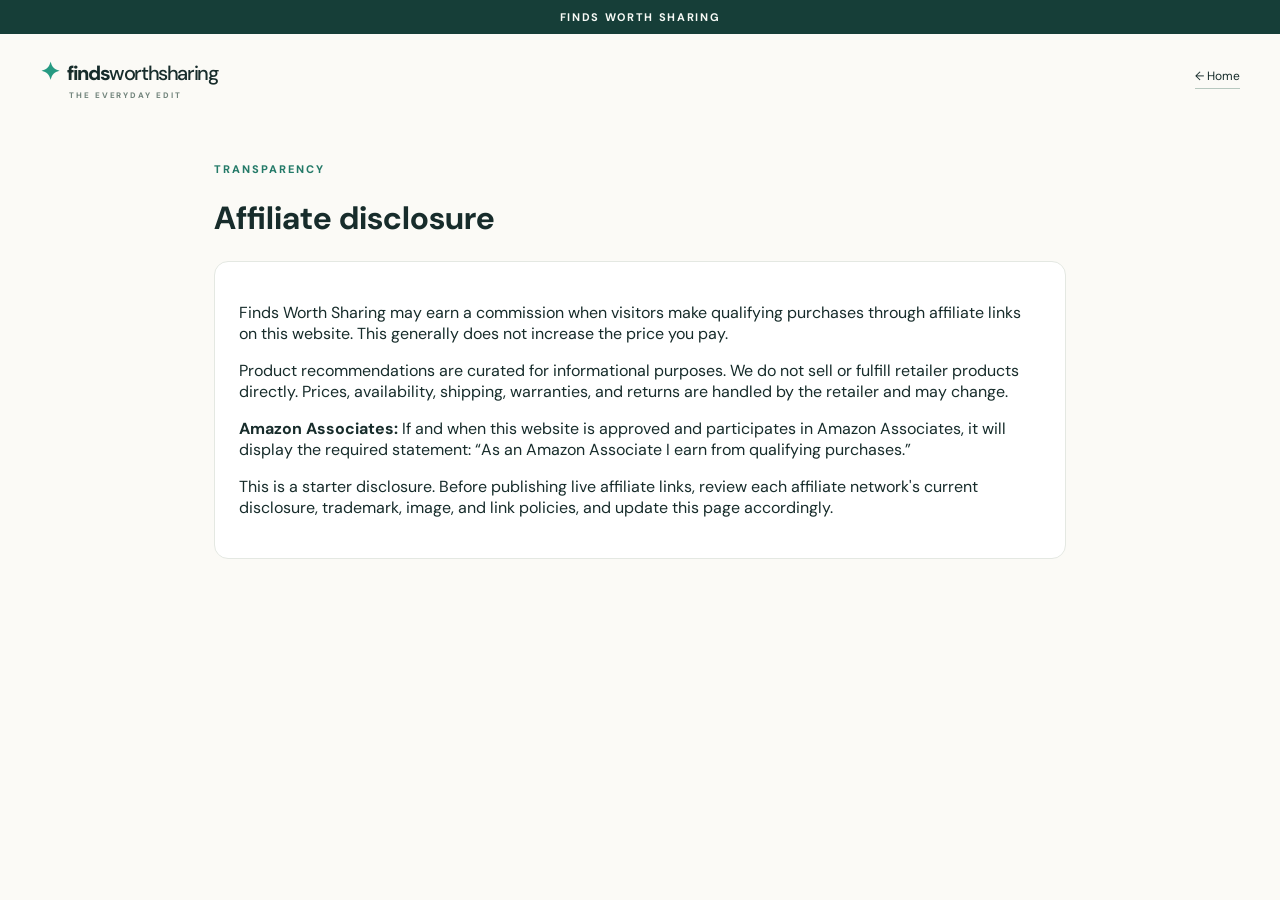
<file: disclosure.html>
<!doctype html><html lang="en"><head><meta charset="utf-8"><meta name="viewport" content="width=device-width,initial-scale=1"><title>Affiliate Disclosure | Finds Worth Sharing</title><link rel="stylesheet" href="styles.css"></head><body><div class="notice">Finds Worth Sharing</div><header class="site-header"><a class="logo" href="index.html"><span class="logo-mark">✦</span> finds<span>worthsharing</span><small>THE EVERYDAY EDIT</small></a><a class="admin-link" href="index.html">← Home</a></header><main class="inner"><div class="eyebrow">TRANSPARENCY</div><h1>Affiliate disclosure</h1><div class="panel"><p>Finds Worth Sharing may earn a commission when visitors make qualifying purchases through affiliate links on this website. This generally does not increase the price you pay.</p><p>Product recommendations are curated for informational purposes. We do not sell or fulfill retailer products directly. Prices, availability, shipping, warranties, and returns are handled by the retailer and may change.</p><p><strong>Amazon Associates:</strong> If and when this website is approved and participates in Amazon Associates, it will display the required statement: “As an Amazon Associate I earn from qualifying purchases.”</p><p>This is a starter disclosure. Before publishing live affiliate links, review each affiliate network's current disclosure, trademark, image, and link policies, and update this page accordingly.</p></div></main></body></html>
</file>
<file: styles.css>
@import url('https://fonts.googleapis.com/css2?family=DM+Sans:wght@400;500;600;700;800&family=Manrope:wght@400;500;600;700;800&display=swap');:root{--ink:#172c2b;--muted:#61706c;--mint:#d7f2e7;--teal:#155e52;--cream:#fbfaf6;--line:#e4e8e2;--coral:#f8b9a6}*{box-sizing:border-box}html{scroll-behavior:smooth}body{margin:0;background:var(--cream);color:var(--ink);font-family:'DM Sans',Arial,sans-serif}a{color:inherit;text-decoration:none}button,input,select,textarea{font:inherit}button{cursor:pointer}.notice{background:#163e38;color:#f7faf6;text-align:center;padding:10px;font-size:11px;letter-spacing:.15em;text-transform:uppercase;font-weight:700}.site-header{max-width:1260px;margin:auto;padding:22px 30px;display:flex;align-items:center;justify-content:space-between;gap:20px}.logo{font-weight:800;font-size:20px;letter-spacing:-.07em;position:relative}.logo span:not(.logo-mark){font-weight:500}.logo-mark{color:#269a82;margin-right:5px;font-size:24px}.logo small{display:block;letter-spacing:.24em;font-size:8px;color:#72847c;margin-left:29px;margin-top:3px}.site-header nav{display:flex;gap:32px;font-size:13px;font-weight:700}.site-header nav a:hover,.admin-link:hover{color:#1c947e}.admin-link{font-size:12px;border-bottom:1px solid #b7c8bf;padding-bottom:4px}.hero{background:#e6f2e9;min-height:490px;display:grid;grid-template-columns:1fr 1fr;overflow:hidden}.hero-content{padding:75px max(30px,calc((100vw - 1200px)/2)) 75px max(30px,calc((100vw - 1200px)/2));padding-right:25px;z-index:1}.eyebrow{color:#247a68;font-size:11px;font-weight:800;letter-spacing:.18em;margin-bottom:18px}.hero h1,.section h2,.about h2{font-family:Manrope,Arial,sans-serif;letter-spacing:-.065em;line-height:1.08;margin:0}.hero h1{font-size:clamp(48px,5.4vw,83px);white-space:nowrap}.hero h1 em,.about h2 em{font-style:normal;color:#2d9c81}.hero p{max-width:470px;color:#4c6760;line-height:1.75;font-size:16px;margin:24px 0}.hero-actions{display:flex;gap:13px;flex-wrap:wrap}.btn{display:inline-flex;align-items:center;gap:35px;border-radius:7px;padding:15px 21px;font-size:13px;font-weight:800}.btn.primary{background:#164e44;color:white}.btn.ghost{border:1px solid #abc9b9}.btn:hover{transform:translateY(-2px)}.hero-note{font-size:12px;color:#5b8072;margin-top:28px}.hero-note span{color:#299c82}.hero-art{position:relative;min-height:450px;background:radial-gradient(circle at 52% 46%,#c7e7d8 0 35%,transparent 36%)}.art-circle{position:absolute;width:360px;height:360px;border:1px dashed #87b8a7;border-radius:50%;top:12%;left:21%}.art-card{position:absolute;background:#fffdf6;box-shadow:0 18px 55px #275b4b25;border:1px solid #fff;padding:27px;border-radius:18px;width:230px;height:175px;display:flex;flex-direction:column;transform:rotate(-10deg)}.art-one{top:20%;left:12%}.art-two{top:44%;left:45%;transform:rotate(9deg);background:#173f3a;color:#fff}.art-icon{font-size:43px;color:#2f9d7b;margin-bottom:9px}.art-two .art-icon{color:#f9bc96}.art-card span{font-size:10px;letter-spacing:.15em;font-weight:700}.art-card b{font-size:23px;letter-spacing:-.05em;margin-top:5px}.art-sticker{position:absolute;right:15%;top:10%;border-radius:50%;width:100px;height:100px;background:#f5b89f;transform:rotate(13deg);display:grid;place-content:center;text-align:center;font-size:13px;line-height:1.05;font-weight:800;letter-spacing:.04em}.art-sticker span{font-size:20px}.trust-strip{display:flex;justify-content:space-around;gap:15px;background:#f7f4eb;padding:21px;font-size:11px;letter-spacing:.06em;font-weight:700;color:#667c70}.section{max-width:1220px;margin:auto;padding:88px 30px}.section-head{display:flex;justify-content:space-between;align-items:end;gap:20px;margin-bottom:32px}.section h2,.about h2{font-size:clamp(31px,3.2vw,49px)}.section-head p{color:#74827b;font-size:13px;max-width:230px;line-height:1.7}.categories{display:grid;grid-template-columns:repeat(3,1fr);gap:16px}.category{border:0;text-align:left;min-height:245px;border-radius:14px;padding:27px;display:flex;flex-direction:column;align-items:flex-start;position:relative;overflow:hidden}.cat-tech{background:#dcece7}.cat-home{background:#f4e8d8}.cat-everyday{background:#e5e5f2}.cat-icon{font-size:65px;line-height:1;margin-bottom:auto;opacity:.7}.cat-copy{display:flex;flex-direction:column;gap:8px}.cat-copy small{font-size:9px;font-weight:800;letter-spacing:.14em;opacity:.65}.cat-copy strong{font-size:24px;letter-spacing:-.045em}.cat-copy>span{font-size:12px;color:#566862}.cat-arrow{position:absolute;right:24px;bottom:24px;font-size:23px}.category:hover{transform:translateY(-3px)}.products-section{padding-top:28px}.filter-bar{display:flex;justify-content:space-between;align-items:center;gap:18px;margin-bottom:26px;flex-wrap:wrap}.filters{display:flex;gap:8px;flex-wrap:wrap}.filters button{border:1px solid #dce4db;background:transparent;padding:10px 15px;border-radius:30px;font-size:12px;color:#4d625a}.filters button.active{background:#174d43;color:#fff;border-color:#174d43}.search-label input{padding:11px 15px;border:1px solid #dce4db;border-radius:30px;background:#fff;min-width:185px;outline-color:#2c957d}.product-grid{display:grid;grid-template-columns:repeat(3,1fr);gap:19px}.product-card{background:white;border:1px solid #e8ebe5;border-radius:12px;overflow:hidden}.product-art{height:205px;display:flex;align-items:center;justify-content:center;position:relative;background:#f0f3ee}.product-art .glyph{font-size:70px;opacity:.65}.product-art .demo-label{position:absolute;top:15px;left:15px;background:#fff;padding:7px 10px;border-radius:30px;font-size:10px;font-weight:800}.product-art img{width:100%;height:100%;object-fit:cover}.product-body{padding:20px}.product-category{font-size:10px;letter-spacing:.1em;text-transform:uppercase;color:#308f7b;font-weight:800}.product-body h3{font-size:19px;margin:9px 0;letter-spacing:-.04em}.product-body p{font-size:13px;line-height:1.65;color:#697a70;min-height:44px}.product-link{display:inline-block;margin-top:10px;background:#164e44;color:white;padding:11px 15px;border-radius:6px;font-size:12px;font-weight:800}.product-pending{font-size:11px;color:#8a7063;background:#faf3e8;display:inline-block;padding:10px;border-radius:6px;margin-top:10px}.empty{padding:35px;text-align:center;color:#687e71}.about{background:#153f38;color:white;display:grid;grid-template-columns:1fr 1fr;gap:60px;padding:75px max(30px,calc((100vw - 1160px)/2))}.about h2{font-size:clamp(40px,4vw,62px)}.about h2 em{color:#a3e0ca}.about .eyebrow{color:#8bd2b7}.about p{font-size:15px;line-height:1.85;color:#d0e3d9}.about .disclosure{font-size:11px;color:#b7d0c4}footer{max-width:1220px;margin:auto;padding:40px 30px;display:flex;justify-content:space-between;align-items:center;gap:20px;flex-wrap:wrap;font-size:12px;color:#728178}footer .footer-brand{font-size:18px;font-weight:800;color:#1c4039;letter-spacing:-.05em}footer .footer-brand span{font-weight:500}footer>div:last-of-type{display:flex;gap:18px}.sr-only{position:absolute;width:1px;height:1px;overflow:hidden;clip:rect(0,0,0,0)}.inner{max-width:900px;margin:40px auto 100px;padding:0 24px}.panel{border:1px solid var(--line);background:white;padding:24px;border-radius:14px;margin-top:22px}.panel h2{margin-top:0}.field{display:flex;flex-direction:column;gap:6px;margin:12px 0}.field label{font-weight:700;font-size:12px}.field input,.field select,.field textarea{padding:12px;border:1px solid #d3ddd5;border-radius:7px;width:100%;background:#fff}.field textarea{min-height:80px}.form-grid{display:grid;grid-template-columns:1fr 1fr;gap:0 18px}.action-row{display:flex;gap:10px;flex-wrap:wrap;margin-top:15px}.action{background:#17584a;color:#fff;border:0;padding:12px 17px;border-radius:7px;font-weight:700;font-size:13px}.action.secondary{background:#edf2ee;color:#234e43}.action.danger{background:#f9e5df;color:#9e3d2d}.manager-item{display:flex;align-items:center;justify-content:space-between;border-top:1px solid #edf0ea;padding:12px 0;gap:10px}.manager-item span{font-size:12px;color:#718178}.hint{color:#657b6e;font-size:13px;line-height:1.6}.warning{background:#fff3e4;padding:15px;border-left:4px solid #dc9d4c;border-radius:5px;font-size:13px;line-height:1.6}@media(max-width:850px){.site-header nav{display:none}.hero{grid-template-columns:1fr}.hero-content{padding:65px 30px}.hero-art{min-height:260px}.art-circle{top:-25%;left:32%}.art-one{top:0;left:20%}.art-two{top:28%;left:52%}.art-sticker{right:15%;top:2%}.categories,.product-grid{grid-template-columns:repeat(2,1fr)}.about{grid-template-columns:1fr;padding:60px 30px;gap:15px}}@media(max-width:560px){.site-header{padding:19px 17px}.logo{font-size:17px}.admin-link{font-size:10px}.hero h1{font-size:47px}.hero-content{padding:54px 22px}.hero-art{display:none}.trust-strip{flex-direction:column;text-align:center}.section{padding:60px 18px}.section-head{align-items:start;flex-direction:column}.categories,.product-grid,.form-grid{grid-template-columns:1fr}.category{min-height:205px}.about{padding:50px 20px}.product-art{height:230px}}
</file>
